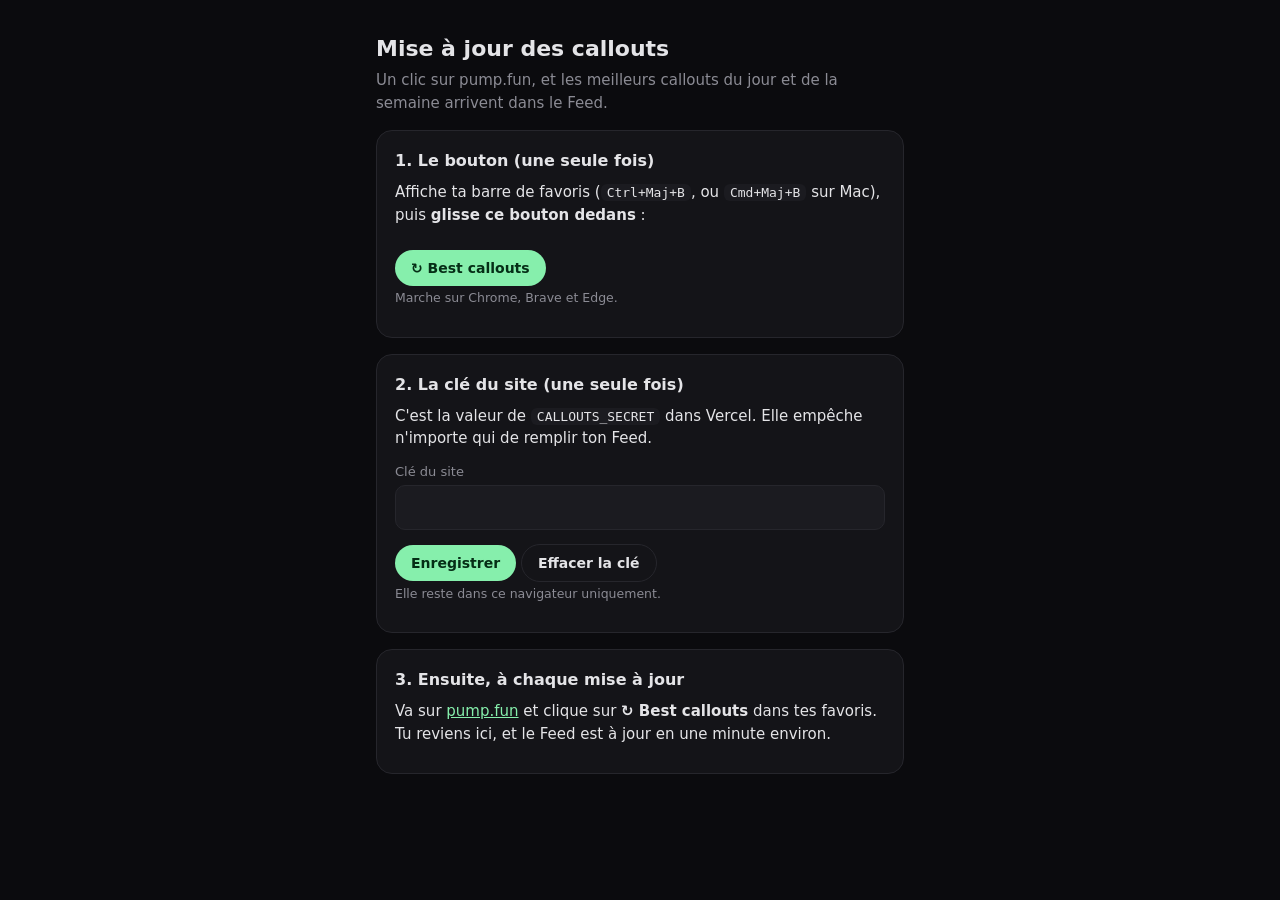
<file: update.html>
<!doctype html>
<html lang="fr">
<head>
<meta charset="utf-8">
<meta name="viewport" content="width=device-width, initial-scale=1">
<meta name="robots" content="noindex">
<title>Mise à jour des callouts</title>
<link rel="icon" href="assets/favicon.png">
<style>
  :root { --bg: #0b0b0e; --surface: #141418; --surface-2: #1b1b20; --line: #26262c; --text: #e4e4e7; --dim: #8b8b94; --green: #86efac; --red: #fca5a5; --sans: "Segoe UI", system-ui, -apple-system, sans-serif; }
  * { box-sizing: border-box; }
  body { margin: 0; background: var(--bg); color: var(--text); font: 15px/1.5 var(--sans); }
  main { max-width: 560px; margin: 0 auto; padding: 32px 16px 64px; }
  h1 { font-size: 22px; margin: 0 0 4px; } h2 { font-size: 16px; margin: 0 0 8px; }
  p { margin: 0 0 10px; } small, .dim { color: var(--dim); }
  .card { background: var(--surface); border: 1px solid var(--line); border-radius: 16px; padding: 18px; margin-top: 16px; }
  label { display: block; font-size: 13px; color: var(--dim); margin: 12px 0 4px; }
  input { width: 100%; background: var(--surface-2); color: var(--text); border: 1px solid var(--line); border-radius: 10px; padding: 10px 12px; font: inherit; }
  button, .bm { display: inline-flex; align-items: center; gap: 8px; margin-top: 14px; padding: 10px 16px; border-radius: 999px; border: 0; background: var(--green); color: #052e16; font: 600 14px var(--sans); cursor: pointer; text-decoration: none; }
  .bm { cursor: grab; }
  button.ghost { background: transparent; color: var(--text); border: 1px solid var(--line); }
  .status { margin-top: 16px; padding: 14px; border-radius: 12px; background: var(--surface-2); white-space: pre-line; }
  .ok { color: var(--green); } .err { color: var(--red); }
  code { background: var(--surface-2); padding: 1px 6px; border-radius: 6px; font-size: 13px; }
  a { color: var(--green); }
</style>
</head>
<body>
<main>
  <h1>Mise à jour des callouts</h1>
  <p class="dim">Un clic sur pump.fun, et les meilleurs callouts du jour et de la semaine arrivent dans le Feed.</p>

  <div class="status" id="status" hidden></div>

  <section class="card">
    <h2>1. Le bouton (une seule fois)</h2>
    <p>Affiche ta barre de favoris (<code>Ctrl+Maj+B</code>, ou <code>Cmd+Maj+B</code> sur Mac), puis <b>glisse ce bouton dedans</b> :</p>
    <a class="bm" id="bookmarklet" href="#">↻ Best callouts</a>
    <p><small>Marche sur Chrome, Brave et Edge.</small></p>
  </section>

  <section class="card">
    <h2>2. La clé du site (une seule fois)</h2>
    <p>C'est la valeur de <code>CALLOUTS_SECRET</code> dans Vercel. Elle empêche n'importe qui de remplir ton Feed.</p>
    <label for="secret">Clé du site</label>
    <input id="secret" type="password" autocomplete="off" spellcheck="false">
    <button type="button" id="save">Enregistrer</button>
    <button type="button" class="ghost" id="forget">Effacer la clé</button>
    <p><small>Elle reste dans ce navigateur uniquement.</small></p>
  </section>

  <section class="card">
    <h2>3. Ensuite, à chaque mise à jour</h2>
    <p>Va sur <a href="https://pump.fun/?tab=top" target="_blank" rel="noopener">pump.fun</a> et clique sur <b>↻ Best callouts</b> dans tes favoris. Tu reviens ici, et le Feed est à jour en une minute environ.</p>
  </section>
</main>

<script>
(() => {
  const $ = (id) => document.getElementById(id);
  const store = {
    get: (k) => { try { return localStorage.getItem("sfm-upd-" + k) || ""; } catch { return ""; } },
    set: (k, v) => { try { v ? localStorage.setItem("sfm-upd-" + k, v) : localStorage.removeItem("sfm-upd-" + k); } catch {} }
  };
  const say = (msg, cls) => { const s = $("status"); s.hidden = false; s.className = "status " + (cls || ""); s.textContent = msg; };

  // ---------- the bookmarklet: runs on pump.fun, reads the best callouts of the day and of the week
  // (the Callouts > Best tab, every coin), then brings them back here in the URL hash.
  // pump.fun only lets its own pages read this, so it has to run there, in your browser.
  // (no comments with // inside: it becomes a one-line javascript: link)
  function grab(SITE) {
    if (!/(^|\.)pump\.fun$/.test(location.hostname)) { alert("Ouvre d'abord pump.fun, puis reclique."); location.href = "https://pump.fun/?tab=top"; return; }
    const API = "https://frontend-api-v3.pump.fun";
    const clean = (s) => { s = (s || "").replace(/@\[([^\]]+)\]\([^)]*\)/g, "@$1").trim(); return s.length > 280 ? s.slice(0, 277).replace(/\s+\S*$/, "") + "…" : s; };
    const get = (path) => fetch(API + path).then((r) => { if (!r.ok) throw new Error("pump.fun " + r.status); return r.json(); });
    const pick = (list) => (list.entries || []).filter((e) => e.callout && e.callout.thesis).slice(0, 25);
    Promise.all([get("/pnl-leaderboard/positions?period=daily"), get("/pnl-leaderboard/positions?period=weekly")])
      .then(([day, week]) => {
        const D = pick(day), W = pick(week), coins = {};
        const mints = [...new Set(D.concat(W).map((e) => e.coinMint))];
        return Promise.all(mints.map((m) => get("/coins-v3/" + m)
          .then((c) => { coins[m] = { mint: m, name: (c.name || "").slice(0, 40), symbol: (c.symbol || "").slice(0, 16), image: c.image_uri || null, mcap: Math.round(c.usd_market_cap || c.market_cap || 0) }; })
          .catch(() => { coins[m] = { mint: m, name: "", symbol: "", image: null, mcap: 0 }; })))
          .then(() => {
            const shape = (e, i) => {
              const c = e.callout, top = (c.updates || []).filter((u) => u.content).sort((a, b) => (b.likeCount || 0) - (a.likeCount || 0))[0];
              return { rank: i + 1, id: c.calloutId, user: e.username || e.walletAddress.slice(0, 6), x: e.xUsername || null, avatar: e.profileImage || null, wallet: e.walletAddress,
                thesis: clean(c.thesis), update: top ? clean(top.content) : null, at: c.calloutTimestamp, mcap: Math.round(c.calledOutAtMcap || 0),
                peak: +(c.maxMultiplier || c.multiple || 0).toFixed(1), pnl: Math.round(e.pnlUsd || 0),
                likes: c.likes || 0, views: c.viewCount || 0, replies: c.replyCount || 0, coin: coins[e.coinMint] };
            };
            if (!D.length && !W.length) throw new Error("aucun callout trouvé");
            location.href = SITE + "/update#" + encodeURIComponent(JSON.stringify({ updated: new Date().toISOString(), source: "pump.fun best callouts", day: D.map(shape), week: W.map(shape) }));
          });
      })
      .catch((e) => alert("Impossible de lire les callouts : " + e.message + ". Recharge pump.fun et reclique."));
  }
  $("bookmarklet").href = "javascript:(" + encodeURIComponent(grab.toString()) + ")(" + encodeURIComponent(JSON.stringify(location.origin)) + ")";
  $("bookmarklet").addEventListener("click", (e) => { e.preventDefault(); say("Ne clique pas ici : glisse ce bouton dans ta barre de favoris, puis utilise-le sur pump.fun.", "err"); });

  // ---------- the site key
  $("secret").value = store.get("secret");
  $("save").addEventListener("click", () => {
    store.set("secret", $("secret").value.trim());
    say(store.get("secret") ? "Enregistré. Tu peux utiliser le bouton sur pump.fun." : "Il manque la clé.", store.get("secret") ? "ok" : "err");
  });
  $("forget").addEventListener("click", () => { store.set("secret", ""); $("secret").value = ""; say("Clé effacée de ce navigateur.", "ok"); });

  // ---------- incoming callouts: sent to the site (api/callouts.js checks them and stores them in Supabase)
  async function incoming() {
    if (location.hash.length < 2) return;
    let d;
    try { d = JSON.parse(decodeURIComponent(location.hash.slice(1))); } catch { d = null; }
    history.replaceState(null, "", location.pathname);
    if (!d || !Array.isArray(d.day) || !Array.isArray(d.week)) { say("Les données reçues ne ressemblent pas à des callouts. Rien n'a été envoyé.", "err"); return; }
    const secret = store.get("secret");
    if (!secret) { say("Callouts reçus, mais la clé du site n'est pas enregistrée. Remplis l'étape 2, puis reclique sur le bouton depuis pump.fun.", "err"); return; }
    say(`Envoi de ${d.day.length + d.week.length} callouts…`);
    try {
      const r = await fetch("/api/callouts", { method: "POST", headers: { "Content-Type": "application/json" }, body: JSON.stringify({ secret, data: d }) });
      const j = await r.json().catch(() => ({}));
      if (r.status === 401) throw new Error("la clé du site est refusée");
      if (!r.ok) throw new Error(j.error || "erreur " + r.status);
      const top = (d.day.slice(0, 3).map((c) => c.user).join(", ")) || "—";
      say(`C'est fait ✓ ${d.day.length} callouts du jour (${top}…) et ${d.week.length} de la semaine.\nLe Feed se met à jour d'ici une minute.`, "ok");
    } catch (e) {
      say("Échec de l'envoi : " + e.message, "err");
    }
  }
  incoming();
})();
</script>
</body>
</html>
</file>
